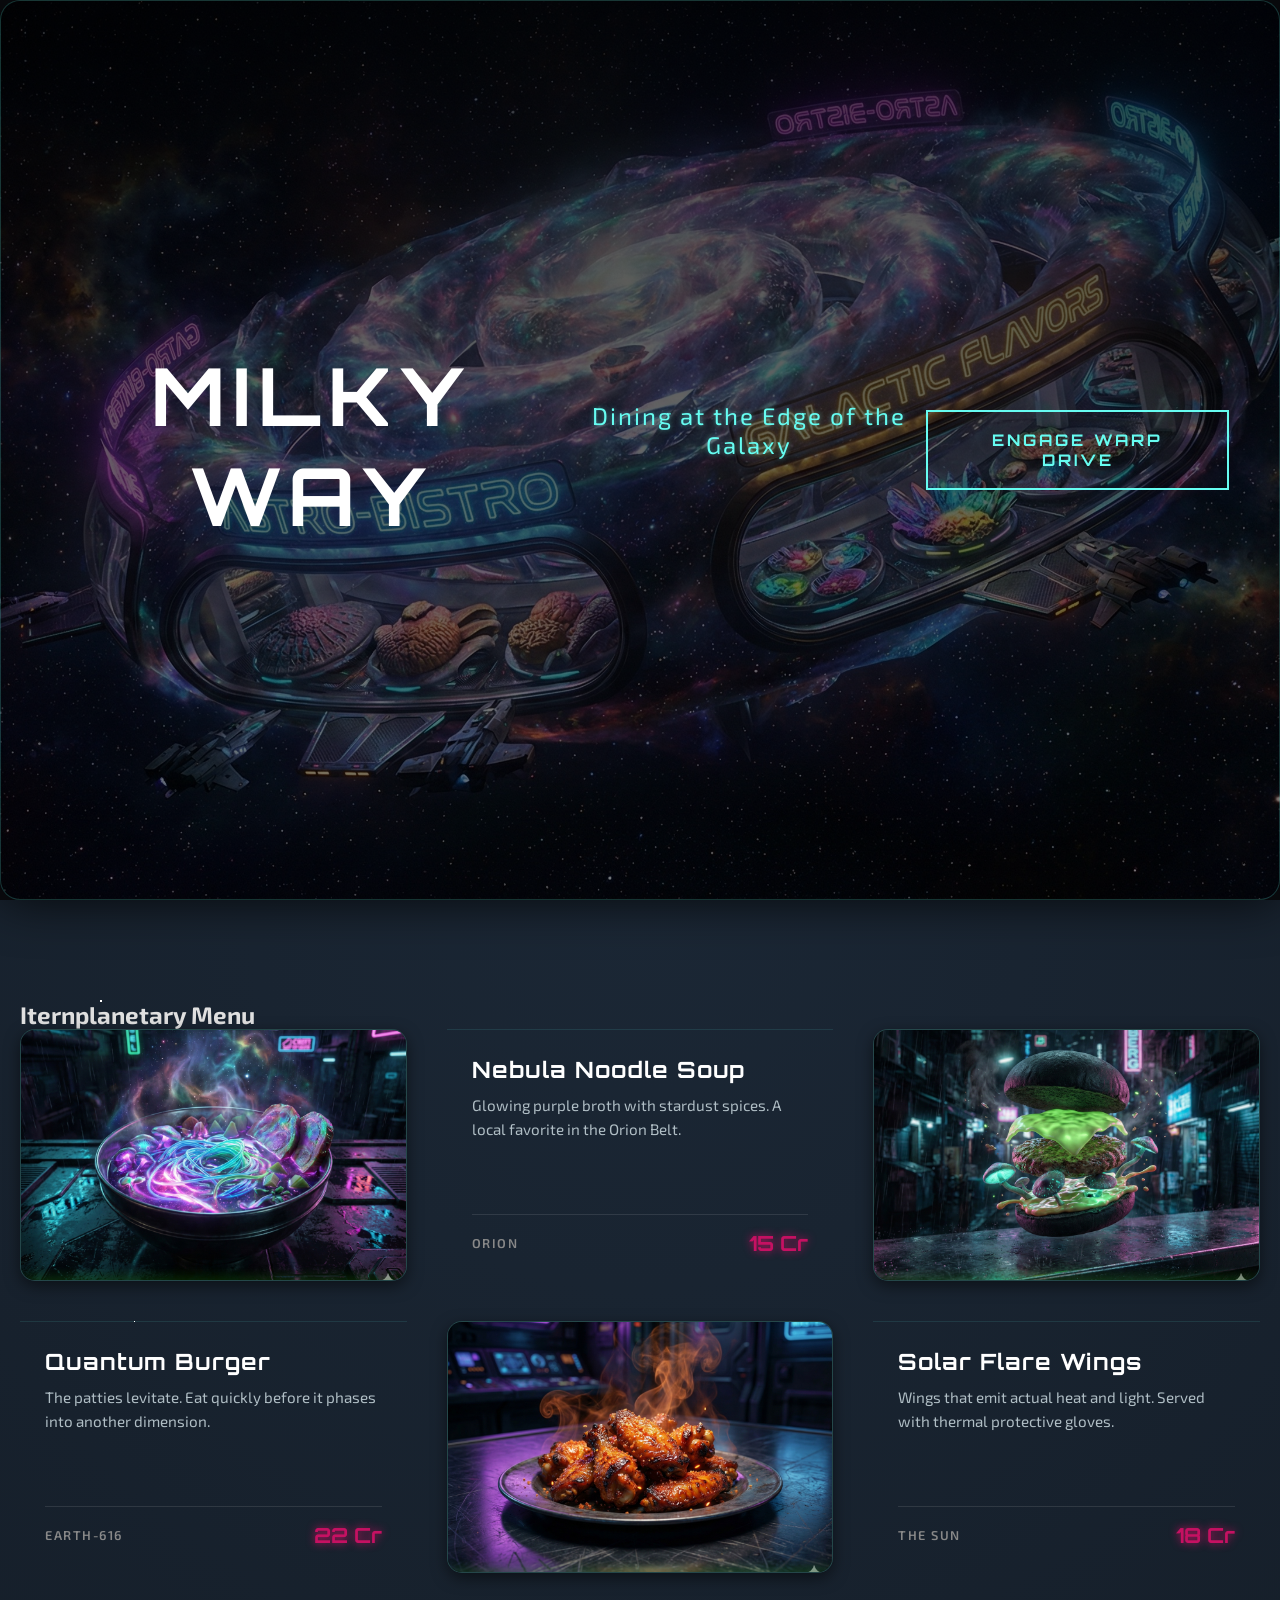
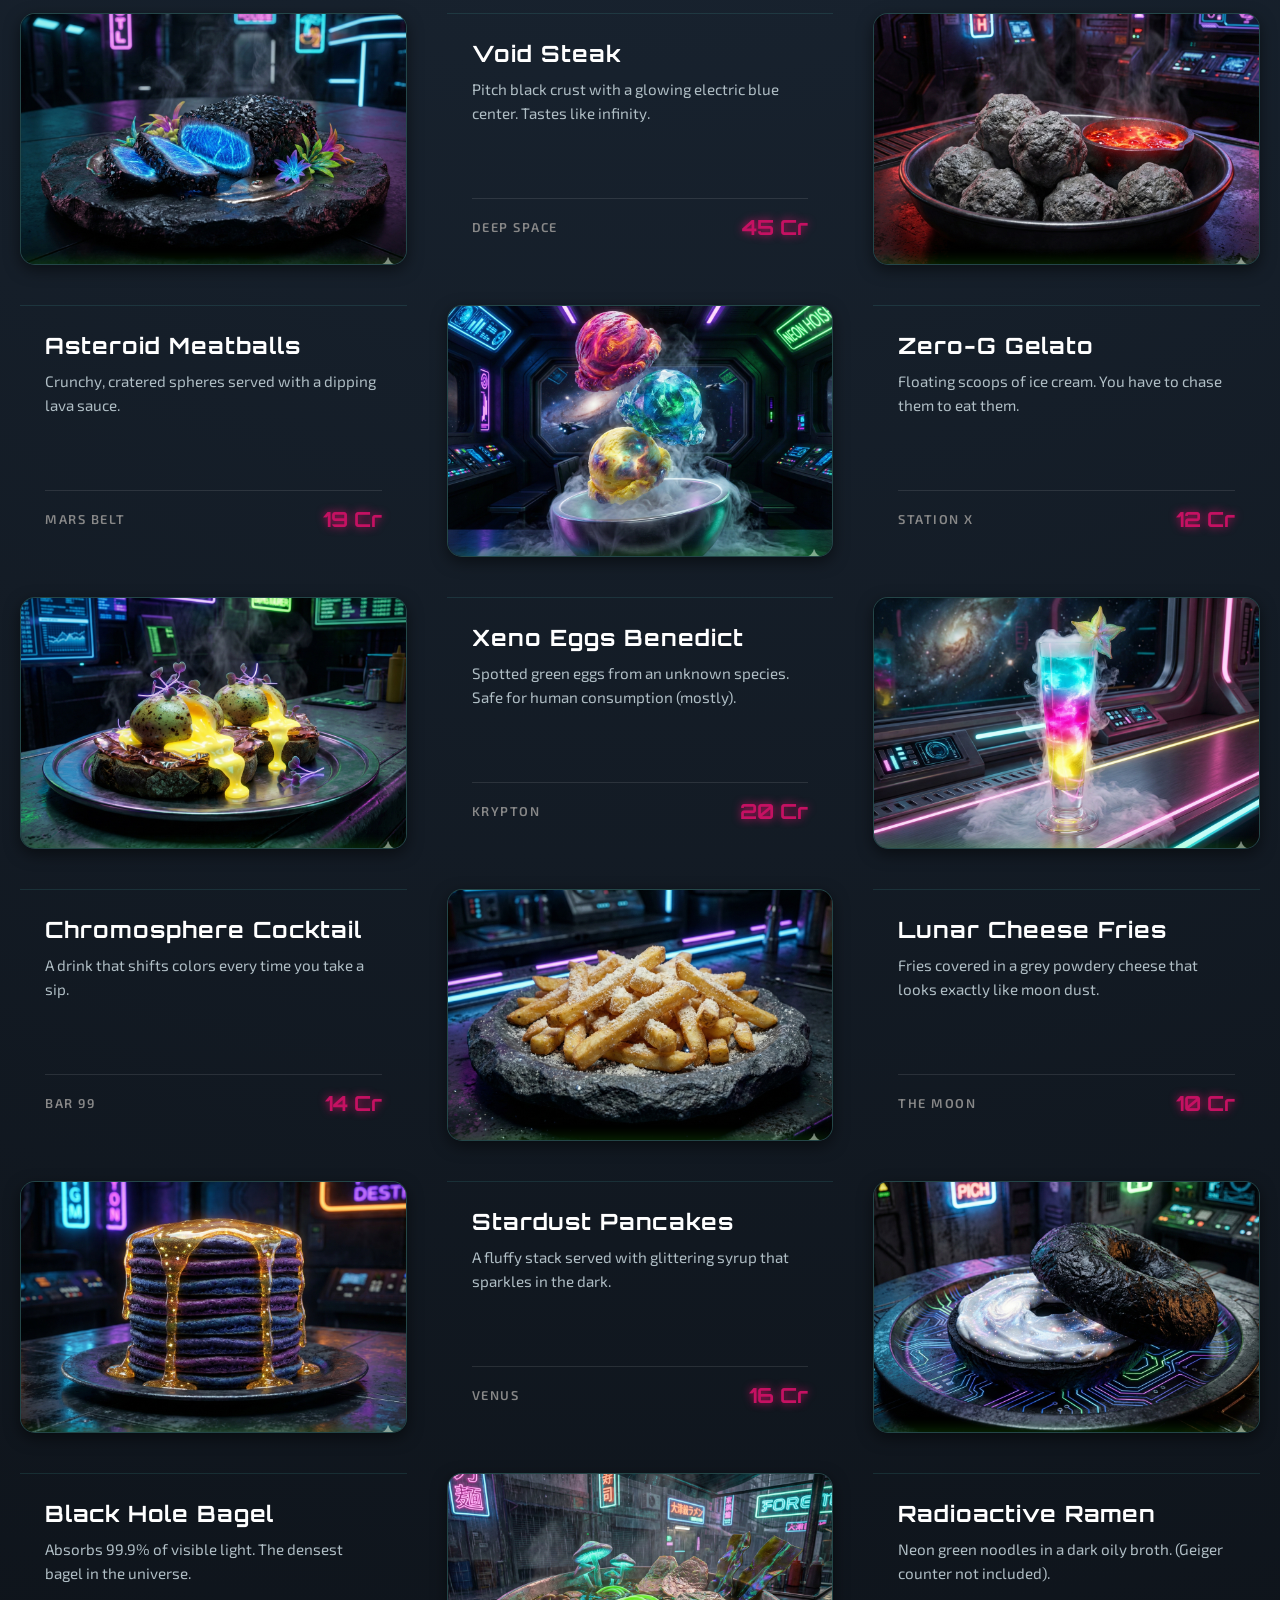
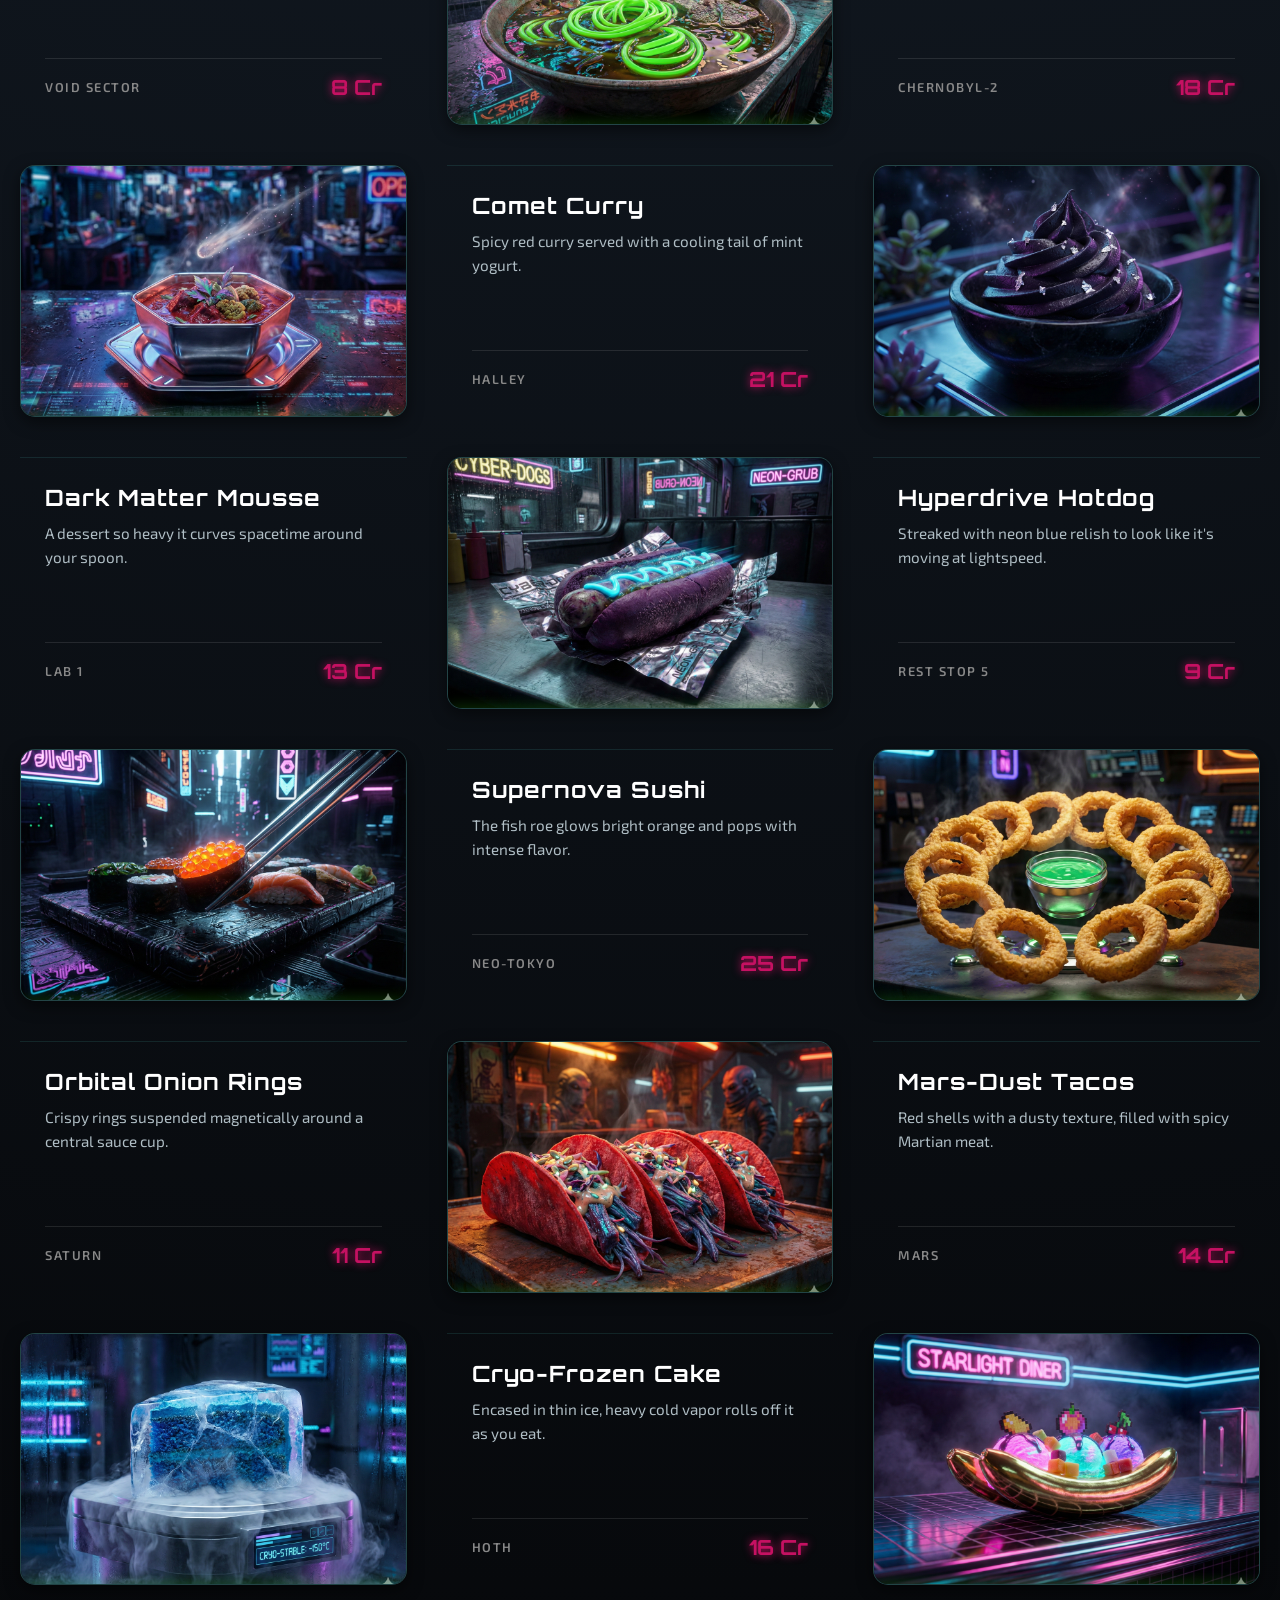
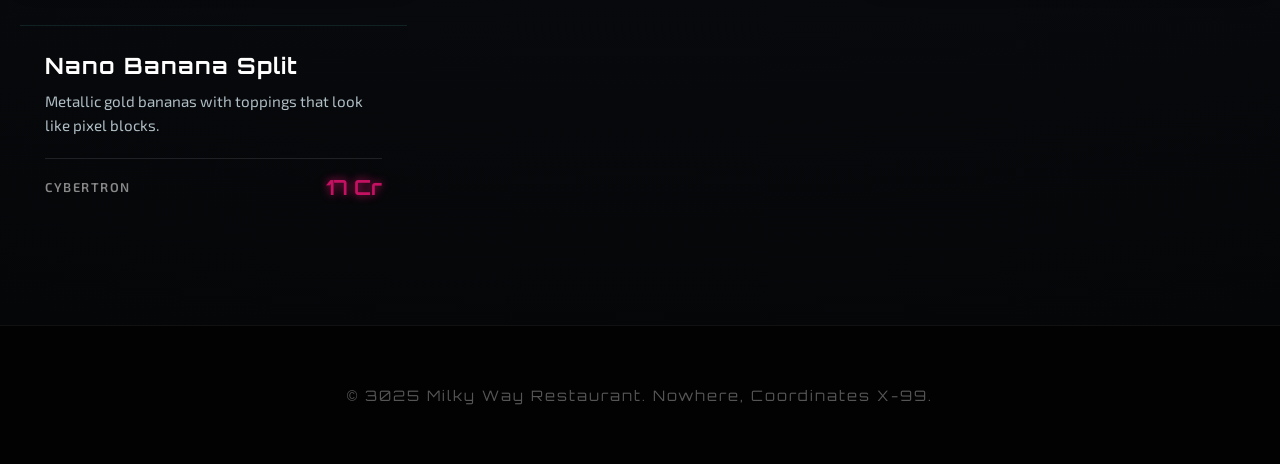
<file: homework-6-space-journey-part3/index.html>
<!DOCTYPE html>
<html lang="en">
<head>
    <meta charset="UTF-8">
    <meta name="viewport" content="width=device-width, initial-scale=1.0">
    <title>Document</title>
    <link rel="stylesheet" href="./styles/styles.css">
</head>
<body>
    <header>
        <div id="stars">
            <div>
                <span></span>
                <span></span>
                <span></span>
                <span></span>
                <span></span>
                <span></span>
            </div>
        </div>
        <div id="stars2">
            <div>
                <span></span>
                <span></span>
                <span></span>
                <span></span>
                <span></span>
                <span></span>
            </div>
        </div>
        <div id="stars3">
            <div>
                <span></span>
                <span></span>
                <span></span>
                <span></span>
                <span></span>
                <span></span>
            </div>
        </div>
        <div class="meteors-container">
            <span class="comet comet-blue"></span>
            <span class="comet comet-red"></span>
            <span class="comet comet-blue"></span>
            <span class="comet comet-red"></span>
        </div>
        <div class="hero-content" id="hero">
            <h1 class="glow-text">MILKY WAY</h1>
            <p class="subtitle">Dining at the Edge of the Galaxy</p>
            <a href="#menu" class="cta-button">Engage Warp Drive</a>
        </div>
    </header>
    <section id="menu">
        <h2>Iternplanetary Menu</h2>
        <div class="menu-grid">
            <!-- card 1 -->
            <div class="card">
                <div class="card-image-wrapper">
                    <img src="./assets/nebula_nudles.jpeg" alt="Nebula Noodles">
                    <div class="ingredients-overlay">
                        <h3>Scanner Analysis</h3>
                        <ul>
                            <li>Plasma Rice Noodles</li>
                            <li>Bioluminescent Algae</li>
                            <li>Void Broth</li>
                            <li>Star Anise</li>
                        </ul>
                    </div>
                </div>
            </div>
            <div class="card-content">
                <h3 class="card-title">Nebula Noodle Soup</h3>
                <p class="card-desc">
                    Glowing purple broth with stardust spices. A local favorite in the
                    Orion Belt.
                </p>
                <div class="card-footer">
                    <span class="origin">ORION</span>
                    <span class="price">15 Cr</span>
                </div>
            </div>
            <!-- card 2 -->
            <div class="card">
                <div class="card-image-wrapper">
                    <img src="./assets/QuantumBurger.jpeg" alt="Quantum Burger">
                    <div class="ingredients-overlay">
                        <h4>Scanner Analysis</h4>
                        <ul>
                            <li>Anti-Matter Patty</li>
                            <li>Gamma-Irradiated Lettuce</li>
                            <li>Levitation Yeast Bun</li>
                            <li>Neon Cheese</li>
                        </ul>
                    </div>
                </div>
            </div>
            <div class="card-content">
                <h3 class="card-title">Quantum Burger</h3>
                <p class="card-desc">
                    The patties levitate. Eat quickly before it phases into another dimension.
                </p>
                <div class="card-footer">
                    <span class="origin">EARTH-616</span>
                    <span class="price">22 Cr</span>
                </div>
            </div>
            <!-- card 3 -->
            <div class="card">
                <div class="card-image-wrapper">
                    <img src="./assets/SolarFlareWings.jpeg" alt="Solar Flare Wings">
                    <div class="ingredients-overlay">
                        <h4>Scanner Analysis</h4>
                        <ul>
                            <li>Phoenix Poultry</li>
                            <li>Magma Hot Sauce</li>
                            <li>Solar Dust</li>
                            <li>Thermal Spices</li>
                        </ul>
                    </div>
                </div>
            </div>
            <div class="card-content">
                <h3 class="card-title">Solar Flare   Wings</h3>
                <p class="card-desc">
                    Wings that emit actual heat and light. Served with thermal protective gloves.
                </p>
                <div class="card-footer">
                    <span class="origin">THE SUN</span>
                    <span class="price">18 Cr</span>
                </div>
            </div>
            <!-- card 4 -->
            <div class="card">
                <div class="card-image-wrapper">
                    <img src="./assets/VoidSteak.jpeg" alt="Void Steak">
                    <div class="ingredients-overlay">
                        <h4>Scanner Analysis</h4>
                        <ul>
                            <li>Bovine from the Void</li>
                            <li>Dark Matter Rub</li>
                            <li>Electric Blue Jus</li>
                        </ul>
                    </div>
                </div>
            </div>
            <div class="card-content">
                <h3 class="card-title">Void Steak</h3>
                <p class="card-desc">
                     Pitch black crust with a glowing electric blue center. Tastes like infinity.
                </p>
                <div class="card-footer">
                    <span class="origin">DEEP SPACE</span>
                    <span class="price">45 Cr</span>
                </div>
            </div>
            <!-- card 5 -->
            <div class="card">
                <div class="card-image-wrapper">
                    <img src="./assets/AsteroidMeatballs.jpeg" alt="Asteroid Meatballs">
                    <div class="ingredients-overlay">
                        <h4>Scanner Analysis</h4>
                        <ul>
                            <li>Ground Meteorite Beef</li>
                            <li>Crater Breadcrumbs</li>
                            <li>Molten Marinara</li>
                        </ul>
                    </div>
                </div>
            </div>
            <div class="card-content">
                <h3 class="card-title">Asteroid Meatballs</h3>
                <p class="card-desc">
                    Crunchy, cratered spheres served with a dipping lava sauce.
                </p>
                <div class="card-footer">
                    <span class="origin"> MARS BELT</span>
                    <span class="price">19 Cr</span>
                </div>
            </div>
            <!-- card 6 -->
            <div class="card">
                <div class="card-image-wrapper">
                    <img src="./assets/Zero-GGelato.jpeg" alt="Zero-G Gelato">
                    <div class="ingredients-overlay">
                        <h4>Scanner Analysis</h4>
                        <ul>
                            <li>Condensed Nebula Milk</li>
                            <li>Anti-Gravity Stabilizers</li>
                            <li>Frozen Nitrogen</li>
                        </ul>
                    </div>
                </div>
            </div>
            <div class="card-content">
                <h3 class="card-title">Zero-G Gelato</h3>
                <p class="card-desc">
                    Floating scoops of ice cream. You have to chase them to eat them.
                </p>
                <div class="card-footer">
                    <span class="origin">STATION X</span>
                    <span class="price">12 Cr</span>
                </div>
            </div>
            <!-- card 7 -->
            <div class="card">
                <div class="card-image-wrapper">
                    <img src="./assets/Xeno-EggsBenedict.jpeg" alt="Xeno Eggs Benedict">
                    <div class="ingredients-overlay">
                        <h4>Scanner Analysis</h4>
                        <ul>
                            <li>Reptilian Eggs</li>
                            <li>Green Hollandaise</li>
                            <li>Cyber-Ham</li>
                        </ul>
                    </div>
                </div>
            </div>
            <div class="card-content">
                <h3 class="card-title">Xeno Eggs Benedict</h3>
                <p class="card-desc">
                    Spotted green eggs from an unknown species. Safe for human consumption (mostly).
                </p>
                <div class="card-footer">
                    <span class="origin">KRYPTON</span>
                    <span class="price">20 Cr</span>
                </div>
            </div>
            <!-- card 8 -->
            <div class="card">
                <div class="card-image-wrapper">
                    <img src="./assets/ChromosphereCocktail.jpeg" alt="Chromosphere Cocktail">
                    <div class="ingredients-overlay">
                        <h4>Scanner Analysis</h4>
                        <ul>
                            <li>Liquid Prism</li>
                            <li>Dry Ice</li>
                            <li>Fermented Starfruit</li>
                        </ul>
                    </div>
                </div>
            </div>
            <div class="card-content">
                <h3 class="card-title">Chromosphere Cocktail</h3>
                <p class="card-desc">
                    A drink that shifts colors every time you take a sip.
                </p>
                <div class="card-footer">
                    <span class="origin">BAR 99</span>
                    <span class="price">14 Cr</span>
                </div>
            </div>
            <!-- card 9 -->
            <div class="card">
                <div class="card-image-wrapper">
                    <img src="./assets/LunarCheeseFries.jpeg" alt="Lunar Cheese Fries">
                    <div class="ingredients-overlay">
                        <h4>Scanner Analysis</h4>
                        <ul>
                            <li>Vacuum Fried Potatoes</li>
                            <li>Grey Moon-Cheese</li>
                            <li>Regolith Salt</li>
                        </ul>
                    </div>
                </div>
            </div>
            <div class="card-content">
                <h3 class="card-title">Lunar Cheese Fries</h3>
                <p class="card-desc">
                    Fries covered in a grey powdery cheese that looks exactly like moon dust.
                </p>
                <div class="card-footer">
                    <span class="origin">THE MOON</span>
                    <span class="price">10 Cr</span>
                </div>
            </div>
            <!-- card 10 -->
            <div class="card">
                <div class="card-image-wrapper">
                    <img src="./assets/StardustPancakes.jpeg" alt="Stardust Pancakes">
                    <div class="ingredients-overlay">
                        <h4>Scanner Analysis</h4>
                        <ul>
                            <li>Fluffy Cloud Batter</li>
                            <li>Edible Gold Glitter</li>
                            <li>Galactic Syrup</li>
                        </ul>
                    </div>
                </div>
            </div>
            <div class="card-content">
                <h3 class="card-title">Stardust Pancakes</h3>
                <p class="card-desc">
                     A fluffy stack served with glittering syrup that sparkles in the dark.
                </p>
                <div class="card-footer">
                    <span class="origin">VENUS</span>
                    <span class="price">16 Cr</span>
                </div>
            </div>
            <!-- card 11 -->
            <div class="card">
                <div class="card-image-wrapper">
                    <img src="./assets/BlackHoleBagel.jpeg" alt="Black Hole Bagel">
                    <div class="ingredients-overlay">
                        <h4>Scanner Analysis</h4>
                        <ul>
                            <li>Vantablack Dough</li>
                            <li>Event Horizon Cream Cheese</li>
                            <li>Dark Seeds</li>
                        </ul>
                    </div>
                </div>
            </div>
            <div class="card-content">
                <h3 class="card-title">Black Hole Bagel</h3>
                <p class="card-desc">
                    Absorbs 99.9% of visible light. The densest bagel in the universe.
                </p>
                <div class="card-footer">
                    <span class="origin">VOID SECTOR</span>
                    <span class="price">8 Cr</span>
                </div>
            </div>
            <!-- card 12 -->
            <div class="card">
                <div class="card-image-wrapper">
                    <img src="./assets/RadioactiveRamen.jpeg" alt="Radioactive Ramen">
                    <div class="ingredients-overlay">
                        <h4>Scanner Analysis</h4>
                        <ul>
                            <li>Uranium-Enriched Broth</li>
                            <li>Glowing Noodles</li>
                            <li> Mutated Pork</li>
                        </ul>
                    </div>
                </div>
            </div>
            <div class="card-content">
                <h3 class="card-title">Radioactive Ramen</h3>
                <p class="card-desc">
                    Neon green noodles in a dark oily broth. (Geiger counter not included).
                </p>
                <div class="card-footer">
                    <span class="origin">CHERNOBYL-2</span>
                    <span class="price">18 Cr</span>
                </div>
            </div>
                <!-- card 13 -->
            <div class="card">
                <div class="card-image-wrapper">
                    <img src="./assets/CometCurry.jpeg" alt="Comet Curry">
                    <div class="ingredients-overlay">
                        <h4>Scanner Analysis</h4>
                        <ul>
                            <li>Icy Mint Yogurt</li>
                            <li>Red Tail Curry</li>
                            <li>Speed-Grown Rice</li>
                        </ul>
                    </div>
                </div>
            </div>
            <div class="card-content">
                <h3 class="card-title">Comet Curry</h3>
                <p class="card-desc">
                   Spicy red curry served with a cooling tail of mint yogurt.
                </p>
                <div class="card-footer">
                    <span class="origin">HALLEY</span>
                    <span class="price">21 Cr</span>
                </div>
            </div>
            <!-- card 14 -->
            <div class="card">
                <div class="card-image-wrapper">
                    <img src="./assets/DarkMatterMousse.jpeg" alt="Dark Matter Mousse">
                    <div class="ingredients-overlay">
                        <h4>Scanner Analysis</h4>
                        <ul>
                            <li>Concentrated Cocoa</li>
                            <li>Gravity Waves</li>
                            <li>Silver Flakes</li>
                        </ul>
                    </div>
                </div>
            </div>
            <div class="card-content">
                <h3 class="card-title">Dark Matter Mousse</h3>
                <p class="card-desc">
                    A dessert so heavy it curves spacetime around your spoon.
                </p>
                <div class="card-footer">
                    <span class="origin">LAB 1</span>
                    <span class="price">13 Cr</span>
                </div>
            </div>
                <!-- card 15 -->
            <div class="card">
                <div class="card-image-wrapper">
                    <img src="./assets/HyperdriveHotdog.jpeg" alt="Nebula Noodles">
                    <div class="ingredients-overlay">
                        <h4>Scanner Analysis</h4>
                        <ul>
                            <li>Sonic Sausage</li>
                            <li>Blue Relish Streaks</li>
                            <li>Chrome Bun</li>
                        </ul>
                    </div>
                </div>
            </div>
            <div class="card-content">
                <h3 class="card-title">Hyperdrive Hotdog</h3>
                <p class="card-desc">
                    Streaked with neon blue relish to look like it's moving at lightspeed.
                </p>
                <div class="card-footer">
                    <span class="origin">REST STOP 5</span>
                    <span class="price">9 Cr</span>
                </div>
            </div>
            <!-- card 16 -->
            <div class="card">
                <div class="card-image-wrapper">
                    <img src="./assets/SupernovaSushi.jpeg" alt="Supernova Sushi">
                    <div class="ingredients-overlay">
                        <h4>Scanner Analysis</h4>
                        <ul>
                            <li>Exploding Roe</li>
                            <li>Stellar Salmon</li>
                            <li>Wasabi Flare</li>
                        </ul>
                    </div>
                </div>
            </div>
            <div class="card-content">
                <h3 class="card-title">Supernova Sushi</h3>
                <p class="card-desc">
                    The fish roe glows bright orange and pops with intense flavor.
                </p>
                <div class="card-footer">
                    <span class="origin">NEO-TOKYO</span>
                    <span class="price">25 Cr</span>
                </div>
            </div>
            <!-- card 17 -->
            <div class="card">
                <div class="card-image-wrapper">
                    <img src="./assets/Orbital.jpeg" alt="Orbital Onion Rings">
                    <div class="ingredients-overlay">
                        <h4>Scanner Analysis</h4>
                        <ul>
                            <li>Saturn Onions</li>
                            <li>Magnetic Batter</li>
                            <li>Gravity Sauce</li>
                        </ul>
                    </div>
                </div>
            </div>
            <div class="card-content">
                <h3 class="card-title">Orbital Onion Rings</h3>
                <p class="card-desc">
                    Crispy rings suspended magnetically around a central sauce cup.
                </p>
                <div class="card-footer">
                    <span class="origin">SATURN</span>
                    <span class="price">11 Cr</span>
                </div>
            </div>
            <!-- card 18 -->
            <div class="card">
                <div class="card-image-wrapper">
                    <img src="./assets/Mars-DustTacos.jpeg" alt="Mars-Dust Tacos">
                    <div class="ingredients-overlay">
                        <h4>Scanner Analysis</h4>
                        <ul>
                            <li>Red Corn Shells</li>
                            <li>Iron-Rich Meat</li>
                            <li>Spicy Dust</li>
                        </ul>
                    </div>
                </div>
            </div>
            <div class="card-content">
                <h3 class="card-title">Mars-Dust Tacos</h3>
                <p class="card-desc">
                    Red shells with a dusty texture, filled with spicy Martian meat.
                </p>
                <div class="card-footer">
                    <span class="origin">MARS</span>
                    <span class="price">14 Cr</span>
                </div>
            </div>
            <!-- card 19 -->
            <div class="card">
                <div class="card-image-wrapper">
                    <img src="./assets/Cryo-FrozenCake.jpeg" alt="Cryo-Frozen Cake">
                    <div class="ingredients-overlay">
                        <h4>Scanner Analysis</h4>
                        <ul>
                            <li>Blue Velvet</li>
                            <li>Liquid Nitrogen Frosting</li>
                            <li>Edible Ice Shards</li>
                        </ul>
                    </div>
                </div>
            </div>
            <div class="card-content">
                <h3 class="card-title">Cryo-Frozen Cake</h3>
                <p class="card-desc">
                    Encased in thin ice, heavy cold vapor rolls off it as you eat.
                </p>
                <div class="card-footer">
                    <span class="origin">HOTH</span>
                    <span class="price">16 Cr</span>
                </div>
            </div>
            <!-- card 20 -->
            <div class="card">
                <div class="card-image-wrapper">
                    <img src="./assets/NanoBanana.jpeg" alt="Nano Banana">
                    <div class="ingredients-overlay">
                        <h4>Scanner Analysis</h4>
                        <ul>
                            <li>Metallic Bananas</li>
                            <li>Pixelated Cherries</li>
                            <li>Synth-Cream</li>
                        </ul>
                    </div>
                </div>
            </div>
            <div class="card-content">
                <h3 class="card-title"> Nano Banana Split</h3>
                <p class="card-desc">
                    Metallic gold bananas with toppings that look like pixel blocks.
                </p>
                <div class="card-footer">
                    <span class="origin">CYBERTRON</span>
                    <span class="price">17 Cr</span>
                </div>
            </div>
        </div>
    </section>
    <footer>
        <p>&copy; 3025 Milky Way Restaurant. Nowhere, Coordinates X-99.</p>
    </footer>
</body>
</html>
</file>
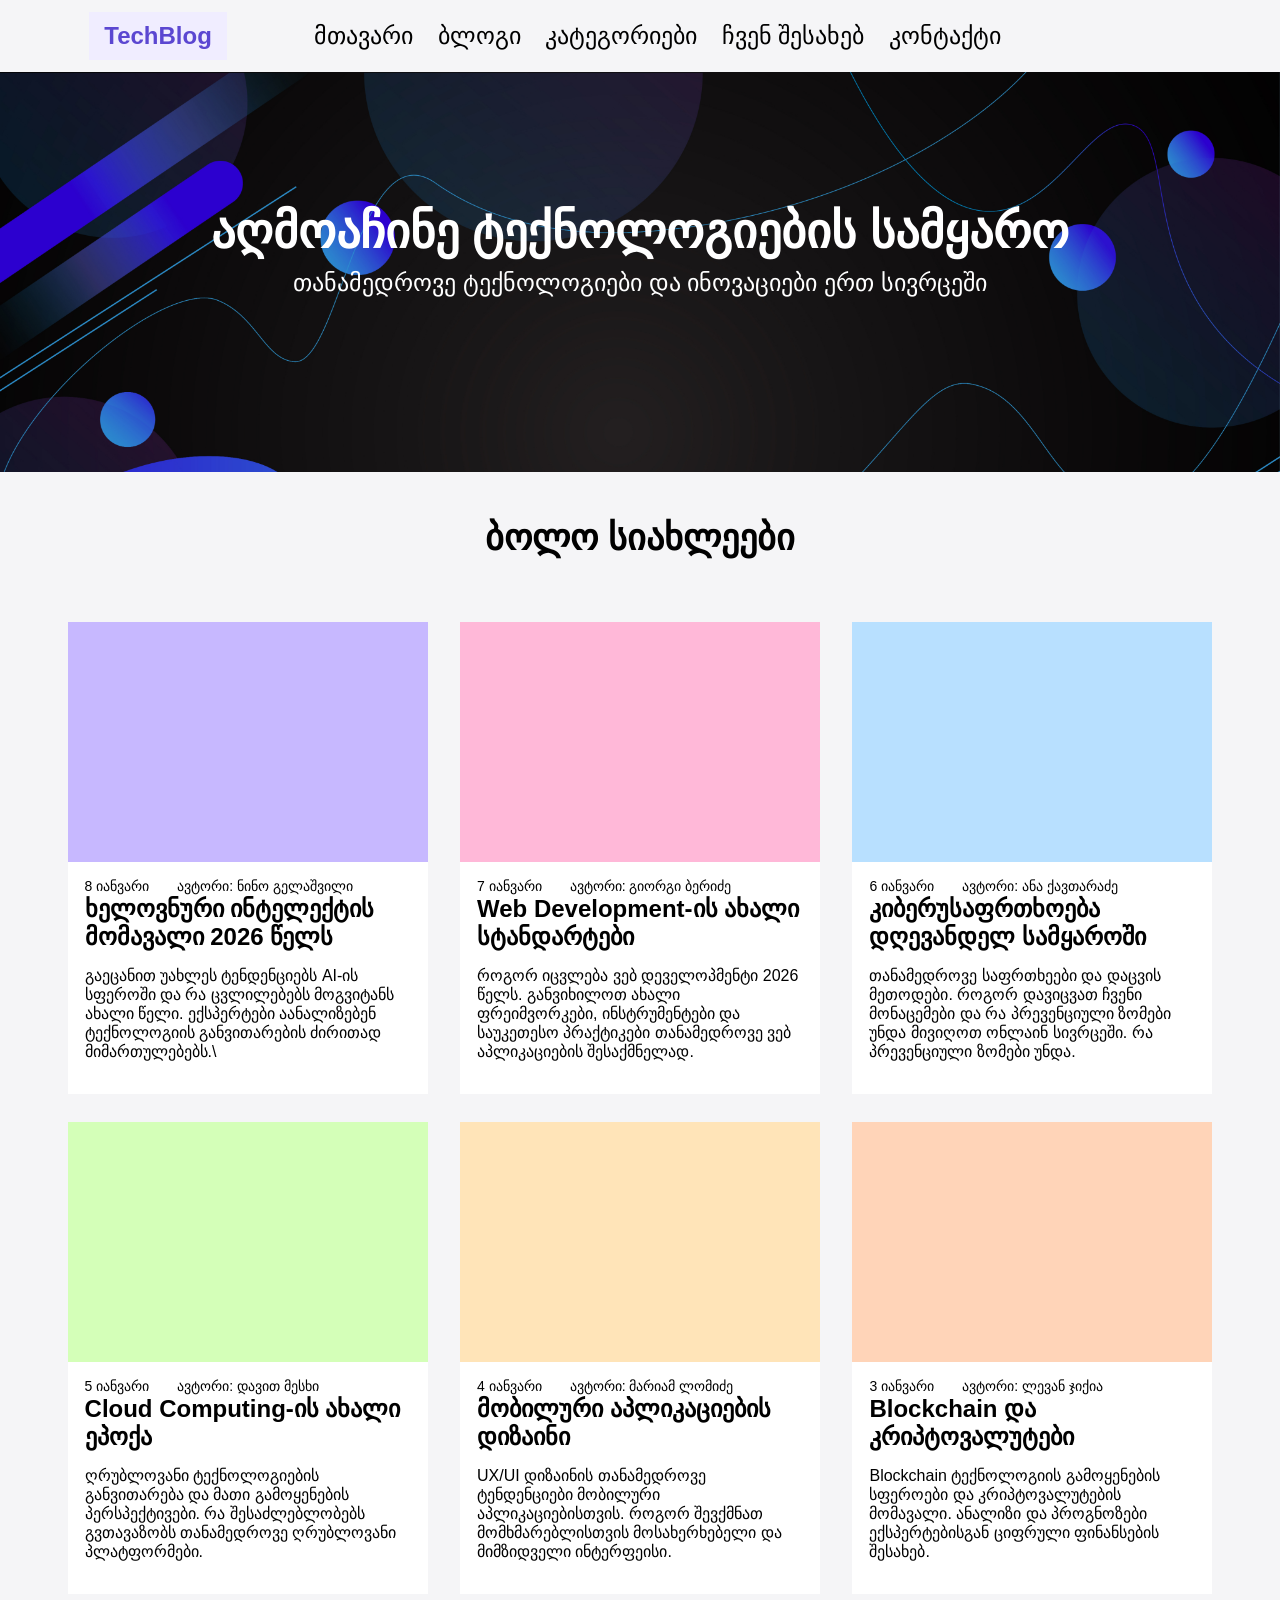
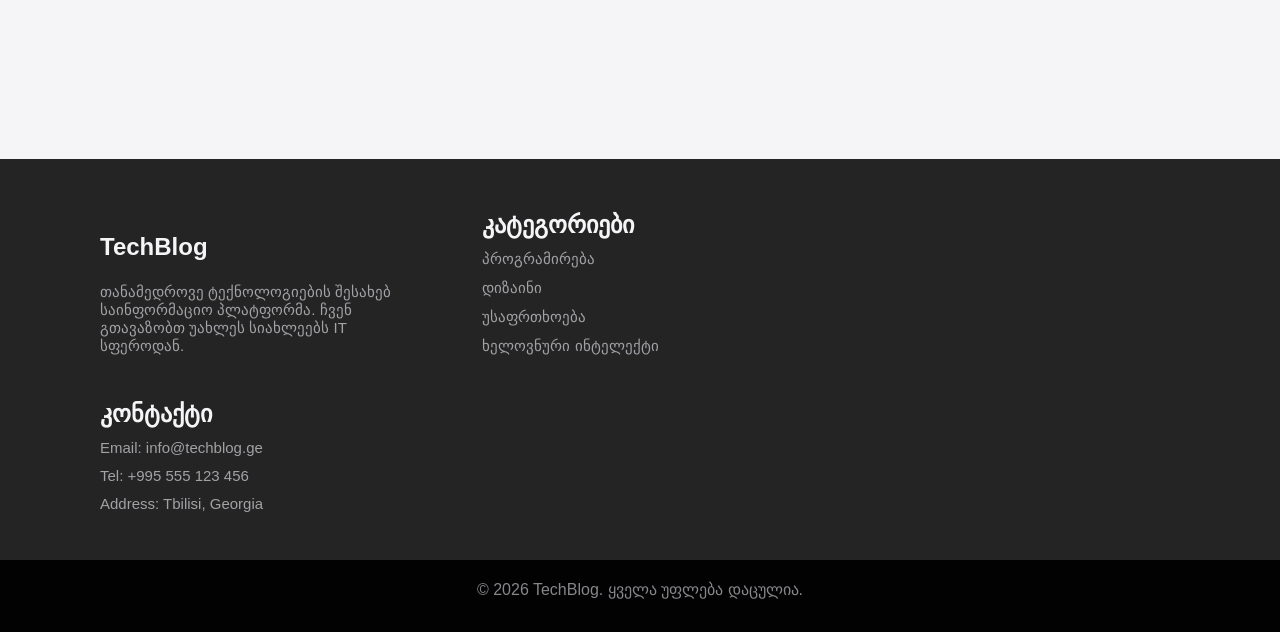
<file: homework-7-css-intro/index.html>
<!DOCTYPE html>
<html lang="en">
<head>
    <meta charset="UTF-8">
    <meta name="viewport" content="width=device-width, initial-scale=1.0">
    <title>CSS Introduction</title>
    <link rel="stylesheet" href="style.css">
    <link rel="preconnect" href="https://your-font-file-host/">
    <link rel="stylesheet" href="https://your-font-file-host/inter.css">
</head>
<body>
    <header>
        <nav class="navbar">
            <ul class="navigation">
                <li class="logo"><a href="#">TechBlog</a></li>
                <li class="item"><a href="#">მთავარი</a></li>
                <li class="item"><a href="#">ბლოგი</a></li>
                <li class="item"><a href="#">კატეგორიები</a></li>
                <li class="item"><a href="#">ჩვენ შესახებ</a></li>
                <li class="item"><a href="#">კონტაქტი</a></li>
            </ul>
        </nav>
    </header>
    <main>
    <!-- hero section -->
    <section class="hero">
        <h1 class="hero-title">აღმოაჩინე ტექნოლოგიების სამყარო</h1>
        <p class="hero-description">თანამედროვე ტექნოლოგიები და ინოვაციები ერთ სივრცეში</p>
    </section>
    <h2>ბოლო სიახლეები</h2>
    <!-- cards -->
    <section class="cards">
        <!-- article -->
        <article class="card">
            <div class="image">
            </div>
            <div class="content">
                <p><small>8 იანვარი</small><small>ავტორი: ნინო გელაშვილი</small></p>
                <h3>ხელოვნური ინტელექტის მომავალი 2026 წელს</h3>
                <p>გაეცანით უახლეს ტენდენციებს AI-ის სფეროში და რა ცვლილებებს მოგვიტანს ახალი წელი. 
                    ექსპერტები აანალიზებენ ტექნოლოგიის განვითარების ძირითად მიმართულებებს.\
                </p>
            </div>
        </article>
    <!-- article 2 -->
        <article class="card">
            <div class="image">
            </div>
            <div class="content">
                <p><small>7 იანვარი</small><small>ავტორი: გიორგი ბერიძე</small></p>
                <h3>Web Development-ის ახალი სტანდარტები</h3>
                <p>როგორ იცვლება ვებ დეველოპმენტი 2026 წელს. განვიხილოთ ახალი ფრეიმვორკები, ინსტრუმენტები და საუკეთესო პრაქტიკები თანამედროვე ვებ აპლიკაციების შესაქმნელად.

                </p>
            </div>
        </article>
    <!-- article 3 -->
        <article class="card">
            <div class="image">
            </div>
            <div class="content">
                <p><small>6 იანვარი</small><small>ავტორი: ანა ქავთარაძე</small></p>
                <h3>კიბერუსაფრთხოება დღევანდელ სამყაროში</h3>
                <p>თანამედროვე საფრთხეები და დაცვის მეთოდები. როგორ დავიცვათ ჩვენი მონაცემები და რა პრევენციული ზომები უნდა მივიღოთ ონლაინ სივრცეში. რა პრევენციული ზომები უნდა.

                </p>
            </div>
        </article>
        <!-- article 4 -->
        <article class="card">
            <div class="image">
            </div>
            <div class="content">
                <p><small>5 იანვარი</small><small>ავტორი: დავით მესხი</small></p>
                <h3>Cloud Computing-ის ახალი ეპოქა</h3>
                <p>ღრუბლოვანი ტექნოლოგიების განვითარება და მათი გამოყენების პერსპექტივები. რა შესაძლებლობებს გვთავაზობს თანამედროვე ღრუბლოვანი პლატფორმები.

                </p>
            </div>
        </article>
        <!-- article 5 -->
        <article class="card">
            <div class="image">
            </div>
            <div class="content">
                <p><small>4 იანვარი</small><small>ავტორი: მარიამ ლომიძე</small></p>
                <h3>მობილური აპლიკაციების დიზაინი</h3>
                <p>UX/UI დიზაინის თანამედროვე ტენდენციები მობილური აპლიკაციებისთვის. როგორ შევქმნათ მომხმარებლისთვის მოსახერხებელი და მიმზიდველი ინტერფეისი.

                </p>
            </div>
        </article>
        <!-- article 6 -->
        <article class="card">
            <div class="image">
            </div>
            <div class="content">
                <p><small>3 იანვარი</small><small>ავტორი: ლევან ჯიქია</small></p>
                <h3>Blockchain და კრიპტოვალუტები</h3>
                <p>Blockchain ტექნოლოგიის გამოყენების სფეროები და კრიპტოვალუტების მომავალი. ანალიზი და პროგნოზები ექსპერტებისგან ციფრული ფინანსების შესახებ.

                </p>
            </div>
        </article>
    </section>
       
    </main>

    <footer>
        <div class="footer-nav">
            <div class="techblog">
                <h4>TechBlog</h4>
                <p>
                    თანამედროვე ტექნოლოგიების შესახებ საინფორმაციო პლატფორმა. ჩვენ გთავაზობთ უახლეს სიახლეებს IT სფეროდან.
                </p>
            </div>
           <div class="category">
                <h4>კატეგორიები</h4>
                <ul>
                    <li><a href="#">პროგრამირება</a></li>
                    <li><a href="#">დიზაინი</a></li>
                    <li><a href="#">უსაფრთხოება</a></li>
                    <li><a href="#">ხელოვნური ინტელექტი</a></li>
                </ul>
           </div>
            <div class="contact">
                <h4>კონტაქტი</h4>
                <ul>
                    <li><a href="#">Email: info@techblog.ge</a></li>
                    <li><a href="#">Tel: +995 555 123 456</a></li>
                    <li><a href="#">Address: Tbilisi, Georgia</a></li>
                </ul>
            </div>
           
        </div>
        <div class="copy">
            <p>&copy; 2026 TechBlog. ყველა უფლება დაცულია.</p>
        </div>
    </footer>
</body>
</html>
</file>
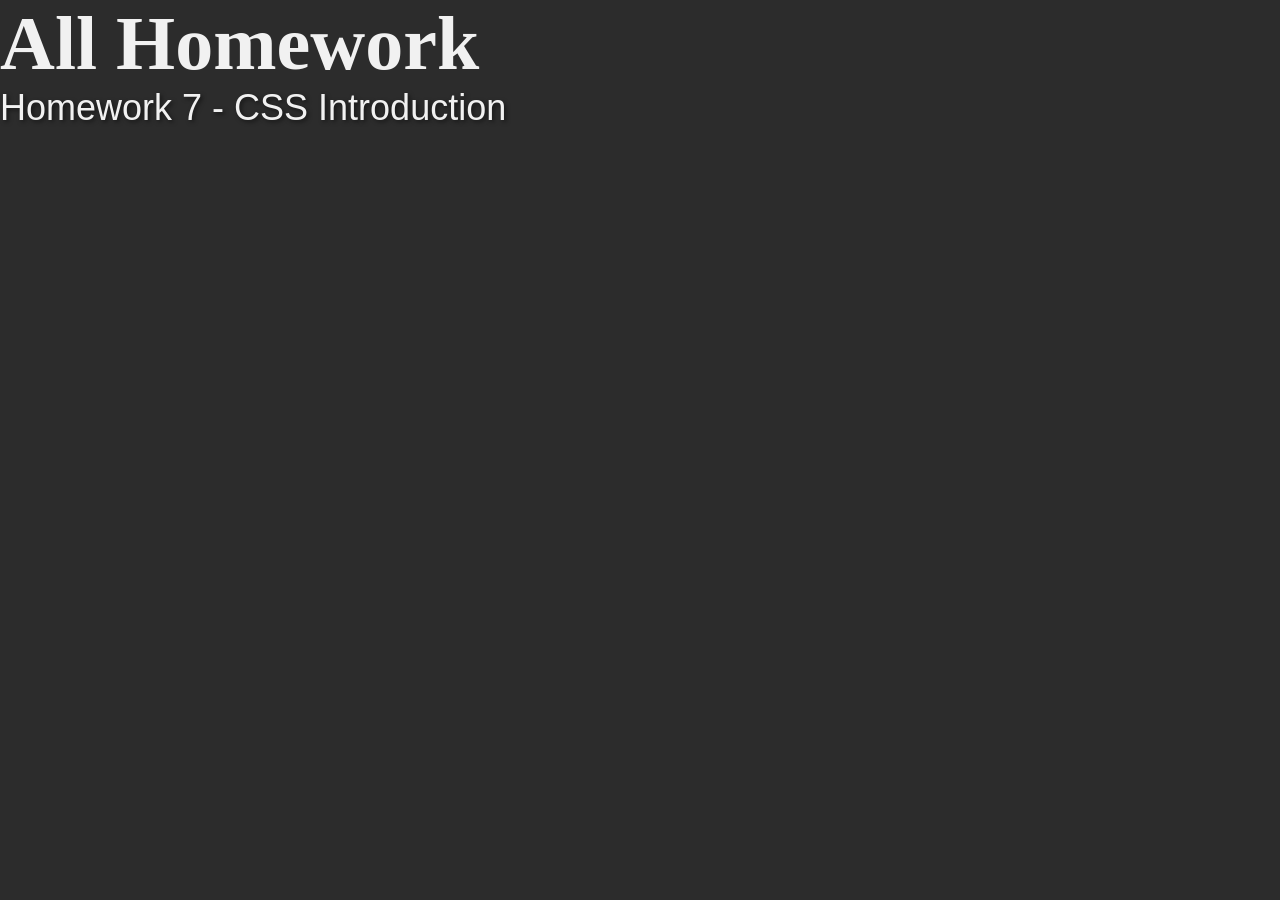
<file: All-Homework.html>
<!DOCTYPE html>
<html lang="en">
<head>
    <meta charset="UTF-8">
    <meta name="viewport" content="width=device-width, initial-scale=1.0">
    <title>Document</title>
    <link rel="stylesheet" href="main.css">
</head>
<body>
    <header>
        <h1>All Homework</h1>
        <nav>
            <ol>
                <li><a href="homework-7-css-intro/index.html">Homework 7 - CSS Introduction</a></li>
            </ol>
        </nav>
    </header>
</body>
</html>
</file>
<file: homework-6-space-journey-part3/styles/styles.css>
@import url("https://fonts.googleapis.com/css2?family=Orbitron:wght@400;700&family=Exo+2:wght@300;400;600&display=swap");

:root {
  --bg-dark: #0b0c10;
  --card-bg: rgba(20, 24, 30, 0.85); /* Slightly darker for better contrast */
  --neon-blue: #66fcf1;
  --neon-purple: #c51162;
  --neon-green: #39ff14;
  --text-main: #e0e0e0;
  --font-heading: "Orbitron", sans-serif;
  --font-body: "Exo 2", sans-serif;
}

/* --- GLOBAL RESETS & SCROLLBAR --- */
* {
  margin: 0;
  padding: 0;
  box-sizing: border-box;
}

html {
  scroll-behavior: smooth;
}

body {
  background-color: var(--bg-dark);
  color: var(--text-main);
  font-family: var(--font-body);
  overflow-x: hidden; /* Prevents horizontal scroll from shooting stars */
}

/* Custom "Space" Scrollbar */
::-webkit-scrollbar {
  width: 10px;
}
::-webkit-scrollbar-track {
  background: #000;
}
::-webkit-scrollbar-thumb {
  background: var(--neon-blue);
  border-radius: 5px;
  border: 2px solid #000;
}
::-webkit-scrollbar-thumb:hover {
  background: var(--neon-purple);
}

/* High-Tech Text Selection */
::selection {
  background: var(--neon-purple);
  color: #fff;
}

/* --- HERO SECTION --- */
#hero {
  height: 100vh;
  display: flex;
  justify-content: center;
  align-items: center;
  position: relative;
  overflow: hidden;
  /* Darker gradient overlay to make stars pop */
  background: linear-gradient(rgba(0, 0, 0, 0.7), rgba(0, 0, 0, 0.5)),
    url("../assets/hero.jpeg") no-repeat;
  background-size: cover;
  background-position: center;
  background-attachment: fixed;
}

.hero-content {
  text-align: center;
  z-index: 10;
  padding: 50px;
  background: rgba(11, 12, 16, 0.6); /* Glass dark */
  backdrop-filter: blur(8px);
  border: 1px solid rgba(102, 252, 241, 0.2);
  border-radius: 20px;
  box-shadow: 0 0 50px rgba(0, 0, 0, 0.8);
  transform: translateY(0);
  animation: floatContent 6s ease-in-out infinite;
}

/* Subtle floating animation for the hero box */
@keyframes floatContent {
  0% {
    transform: translateY(0px);
  }
  50% {
    transform: translateY(-15px);
  }
  100% {
    transform: translateY(0px);
  }
}

h1.glow-text {
  font-family: var(--font-heading);
  font-size: 5rem; /* Bigger impact */
  color: #fff;
  margin-bottom: 10px;
  letter-spacing: 8px;
  text-transform: uppercase;
  /* Pulsing Neon Animation */
  animation: neonPulse 3s infinite alternate;
}

@keyframes neonPulse {
  0% {
    text-shadow: 0 0 10px var(--neon-blue), 0 0 20px var(--neon-blue);
  }
  100% {
    text-shadow: 0 0 20px var(--neon-blue), 0 0 40px var(--neon-purple),
      0 0 80px var(--neon-purple);
  }
}

.subtitle {
  font-size: 1.5rem;
  margin-bottom: 40px;
  color: var(--neon-blue);
  text-shadow: 0 0 5px rgba(102, 252, 241, 0.5);
  letter-spacing: 2px;
}

.cta-button {
  padding: 18px 40px;
  background: transparent;
  border: 2px solid var(--neon-blue);
  color: var(--neon-blue);
  text-decoration: none;
  font-family: var(--font-heading);
  font-weight: bold;
  text-transform: uppercase;
  transition: all 0.3s ease;
  letter-spacing: 3px;
  display: inline-block;
  position: relative;
  overflow: hidden;
}

/* Button Hover Effect - "Engage" feel */
.cta-button:hover {
  background: var(--neon-blue);
  color: var(--bg-dark);
  box-shadow: 0 0 40px var(--neon-blue);
  transform: scale(1.05);
}

/* =========================================
   STAR EFFECTS LAYERS (PARALLAX, METEORS, COMETS)
========================================= */

#stars,
#stars2,
#stars3,
.meteors-container,
.comet {
  position: absolute;
  top: 0;
  left: 0;
  width: 100%;
  height: 100%;
  z-index: 1;
  overflow: hidden;
  pointer-events: none;
}

/* --- 1. PARALLAX STARS --- */
#stars {
  width: 1px;
  height: 1px;
  background: transparent;
  box-shadow: 1744px 122px #fff, 134px 1321px #fff, 500px 500px #fff,
    800px 100px #fff, 1200px 600px #fff, 300px 800px #fff, 1400px 900px #fff;
  animation: animStar 50s linear infinite;
}
#stars2 {
  width: 2px;
  height: 2px;
  background: transparent;
  box-shadow: 100px 1000px #fff, 500px 200px #fff, 1000px 800px #fff,
    200px 200px #fff, 1600px 400px #fff;
  animation: animStar 100s linear infinite;
}
#stars3 {
  width: 3px;
  height: 3px;
  background: transparent;
  box-shadow: 600px 600px #fff, 200px 200px #fff, 1100px 400px #fff,
    1300px 800px #fff;
  animation: animStar 150s linear infinite;
}
@keyframes animStar {
  from {
    transform: translateY(0px);
  }
  to {
    transform: translateY(-2000px);
  }
}

/* --- 2. REALISTIC METEORS --- */
.meteors-container span {
  position: absolute;
  top: 50%;
  left: 50%;
  width: 4px;
  height: 4px;
  background: #fff;
  border-radius: 50%;
  box-shadow: 0 0 10px #fff, 0 0 20px var(--neon-blue), 0 0 30px #fff;
  animation: meteor 3s linear infinite;
  opacity: 0;
}
.meteors-container span::before {
  content: "";
  position: absolute;
  top: 50%;
  transform: translateY(-50%);
  right: 1px;
  width: 250px;
  height: 2px;
  background: linear-gradient(
    90deg,
    rgba(255, 255, 255, 1),
    rgba(102, 252, 241, 0.4) 30%,
    transparent
  );
}
@keyframes meteor {
  0% {
    transform: rotate(315deg) translateX(0);
    opacity: 0;
  }
  10% {
    opacity: 1;
  }
  90% {
    opacity: 1;
  }
  100% {
    transform: rotate(315deg) translateX(-2000px);
    opacity: 0;
  }
}
/* Randomized Timing */
.meteors-container span:nth-child(1) {
  top: 0px;
  left: 80%;
  animation-delay: 0s;
  animation-duration: 2.5s;
}
.meteors-container span:nth-child(2) {
  top: 10%;
  left: 110%;
  animation-delay: 3s;
  animation-duration: 3s;
}
.meteors-container span:nth-child(3) {
  top: 30%;
  left: 90%;
  animation-delay: 7s;
  animation-duration: 2s;
}
.meteors-container span:nth-child(4) {
  top: -20%;
  left: 50%;
  animation-delay: 1.5s;
  animation-duration: 3.5s;
}
.meteors-container span:nth-child(5) {
  top: 50%;
  left: 120%;
  animation-delay: 5s;
  animation-duration: 2.8s;
}

/* --- 3. COMETS --- */
.comet {
  width: 12px;
  height: 12px;
  border-radius: 50%;
  top: -50px;
  right: -50px;
  opacity: 0;
}
.comet::after {
  content: "";
  position: absolute;
  top: -5px;
  right: 5px;
  width: 300px;
  height: 25px;
  transform-origin: right center;
  transform: rotate(-35deg);
  filter: blur(8px);
  opacity: 0.7;
}
.comet-blue {
  background: radial-gradient(circle, #fff, var(--neon-blue) 60%);
  box-shadow: 0 0 20px var(--neon-blue), 0 0 50px var(--neon-blue);
  animation: cometMove 25s linear infinite;
}
.comet-blue::after {
  background: linear-gradient(to left, var(--neon-blue), transparent 80%);
}

.comet-red {
  background: radial-gradient(circle, #fff, var(--neon-purple) 60%);
  box-shadow: 0 0 20px var(--neon-purple), 0 0 50px var(--neon-purple);
  animation: cometMove 35s linear infinite;
  animation-delay: 10s;
}
.comet-red::after {
  background: linear-gradient(to left, var(--neon-purple), transparent 80%);
  width: 400px;
}

@keyframes cometMove {
  0% {
    transform: translate(0, 0) scale(0.8);
    opacity: 0;
  }
  10% {
    opacity: 1;
  }
  100% {
    transform: translate(-2500px, 1500px) scale(1.2);
    opacity: 0;
  }
}

/* --- MENU SECTION --- */
#menu {
  padding: 100px 20px;
  background: radial-gradient(circle at top, #1b2735 0%, #050608 100%);
}

.section-title {
  text-align: center;
  font-family: var(--font-heading);
  color: #fff;
  font-size: 3rem;
  margin-bottom: 80px;
  text-transform: uppercase;
  letter-spacing: 5px;
  text-shadow: 0 0 10px var(--neon-purple), 0 0 30px var(--neon-purple);
  position: relative;
  display: inline-block;
  left: 50%;
  transform: translateX(-50%);
}

/* Decorative line under title */
.section-title::after {
  content: "";
  display: block;
  width: 150px;
  height: 4px;
  background: var(--neon-blue);
  margin: 10px auto 0;
  box-shadow: 0 0 10px var(--neon-blue);
}

.menu-grid {
  display: grid;
  grid-template-columns: repeat(auto-fit, minmax(300px, 1fr));
  gap: 40px;
  max-width: 1400px;
  margin: 0 auto;
}

/* --- ADVANCED CARD DESIGN --- */
.card {
  background: var(--card-bg);
  border: 1px solid rgba(102, 252, 241, 0.2);
  border-radius: 15px;
  overflow: hidden;
  transition: all 0.4s cubic-bezier(0.175, 0.885, 0.32, 1.275);
  backdrop-filter: blur(12px);
  display: flex;
  flex-direction: column;
  position: relative;
  z-index: 1;
  box-shadow: 0 5px 15px rgba(0, 0, 0, 0.5);
}

/* Intense Hover Effect */
.card:hover {
  transform: translateY(-15px) scale(1.02);
  box-shadow: 0 0 30px rgba(102, 252, 241, 0.15), 0 0 10px var(--neon-blue);
  border-color: rgba(255, 255, 255, 0.8);
  z-index: 2;
}

.card-image-wrapper {
  position: relative;
  overflow: hidden;
  height: 250px;
}

.card-image-wrapper img {
  width: 100%;
  height: 100%;
  object-fit: cover;
  transition: transform 0.6s ease;
}

.card:hover .card-image-wrapper img {
  transform: scale(1.15);
  filter: brightness(0.5); /* Dim image to make text pop */
}

/* --- HOLOGRAPHIC INGREDIENTS OVERLAY --- */
.ingredients-overlay {
  position: absolute;
  bottom: -100%;
  left: 0;
  width: 100%;
  height: 100%;
  background: rgba(8, 10, 15, 0.95);
  color: var(--neon-green);
  display: flex;
  flex-direction: column;
  justify-content: center;
  align-items: center;
  padding: 20px;
  transition: bottom 0.4s ease-in-out;
  border-top: 2px solid var(--neon-green);
  box-shadow: inset 0 0 20px rgba(57, 255, 20, 0.2);
}

.card:hover .ingredients-overlay {
  bottom: 0;
}

/* "Scanning" Laser Effect Animation */
.ingredients-overlay::after {
  content: "";
  position: absolute;
  top: 0;
  left: 0;
  width: 100%;
  height: 5px;
  background: rgba(57, 255, 20, 0.8);
  box-shadow: 0 0 15px var(--neon-green);
  animation: scanLine 2s linear infinite;
  opacity: 0.5;
}

@keyframes scanLine {
  0% {
    top: 0%;
    opacity: 0;
  }
  50% {
    opacity: 1;
  }
  100% {
    top: 100%;
    opacity: 0;
  }
}

.ingredients-overlay h4 {
  font-family: var(--font-heading);
  margin-bottom: 15px;
  font-size: 1rem;
  text-transform: uppercase;
  letter-spacing: 2px;
  border-bottom: 1px solid var(--neon-green);
  padding-bottom: 5px;
  text-shadow: 0 0 5px var(--neon-green);
}

.ingredients-overlay ul {
  list-style: none;
  font-size: 0.9rem;
  line-height: 2;
  text-align: center;
  font-family: "Courier New", monospace; /* Tech feel */
  color: #ccffcc;
}

/* --- CARD CONTENT & FOOTER --- */
.card-content {
  padding: 25px;
  display: flex;
  flex-direction: column;
  flex-grow: 1;
  border-top: 1px solid rgba(102, 252, 241, 0.1);
}

.card-title {
  font-family: var(--font-heading);
  color: #fff;
  margin-bottom: 10px;
  font-size: 1.4rem;
  letter-spacing: 1px;
}

.card-desc {
  font-size: 0.95rem;
  color: #b0bec5;
  margin-bottom: 20px;
  line-height: 1.6;
}

.card-footer {
  display: flex;
  justify-content: space-between;
  align-items: center;
  border-top: 1px solid rgba(255, 255, 255, 0.1);
  padding-top: 15px;
  margin-top: auto;
}

.origin {
  font-size: 0.8rem;
  color: #888;
  text-transform: uppercase;
  letter-spacing: 1.5px;
  font-weight: 600;
}

.price {
  color: var(--neon-purple);
  font-weight: bold;
  font-family: var(--font-heading);
  font-size: 1.3rem;
  text-shadow: 0 0 8px var(--neon-purple);
}

/* --- FOOTER --- */
footer {
  text-align: center;
  padding: 60px 20px;
  color: #555;
  font-size: 0.9rem;
  background: #020203;
  border-top: 1px solid #111;
  font-family: var(--font-heading);
  letter-spacing: 2px;
}
</file>
<file: homework-7-css-intro/style.css>
*{
    padding: 0;
    margin: 0;
    box-sizing: border-box;
}
body{
    background-color: #F5F5F7;
    font-family:  'Inter', Arial, Helvetica, sans-serif;
}
ul{
    list-style: none;
    text-decoration: none;
}
.navbar{
    width: 1240px;
    height: 72px;
    margin: auto;
    background-color: #F5F5F7;
    text-align: center;
}
.navigation{
    display: inline-block;
    margin-right: 170px;
}
.item, .item a{
    padding-right: 10px;
    margin: 11px 0 11px 0;
    font-weight: 500;
    font-size: 24px;
    display: inline-block;
    list-style: none;
    text-align: center;
    color: #000000;
    text-decoration: none;
}

.logo{
    display: inline-block;
    margin-right: 83px;
    padding: 10px 15px;
    background-color: #F0EDFF;
  
}
.logo a{
    font-size: 24px;
    font-weight: 700;
    font-family: 'Inter', sans-serif;
    text-decoration: none;
    color: #5B47D1;
    list-style: none;
}
.hero{
    text-align: center;
    height: 400px;
    margin: auto;
    background-image: url(./assets/hero.jpg);
    background-size: cover;
}
.hero-title{
    padding-top: 131px;
    color: white;
    font-size: 48px;
    text-align: center;
}
.hero-description{
    padding: 10px;
    color: white;
    font-size: 24px;
    text-align: center;
}
main h2{
    margin-top: 45px;
    color: black;
    font-weight: bold;
    font-size: 36px;
    text-align: center;
}
.cards{
    padding-top: 49px;
    background-color: #F5F5F7;
    width: 1240px;
    margin: auto;
    text-align: center;
}
article{
    display: inline-block;
    margin: 14px;
}
.card{
    width: 360px;
    height: 472px;
    display: inline-block;
    background-color: #FFFFFF;

}
.image{
    background-color: #5B47D1;
    width: 360px;
    height: 240px;
    background-size: cover;
}
.content{
    padding: 15px 19px 19px 17px;
    text-align: left;
    padding-bottom: 36px;
}
small{
    padding: 0 28px 19px 0;
    font-size: 14px;
    font-weight: 500;
}
h3{
    font-family: 'Inter', sans-serif;
    font-size: 24px;
    font-weight: semibold;
    padding-bottom: 15px;
}
.cards .card:nth-child(1) .image{
    background-color: #C7B8FF;
}
.cards .card:nth-child(2) .image{
    background-color: #FFB8D8;
}
.cards .card:nth-child(3) .image{
    background-color: #B8E0FF;
}
.cards .card:nth-child(4) .image{
    background-color: #D4FFB8;
}
.cards .card:nth-child(5) .image{
    background-color: #FFE4B8;
}
.cards .card:nth-child(6) .image{
    background-color: #FFD4B8;
}

footer{
    background-color: #252424;
    height: 403px;
    margin-top: 151px;
    padding-top: 52px;
}
.footer-nav{
    width: 1240px;
    margin: 0 auto;
    height: 338px;
    color: #A1A1A6;
    text-align: left;
    padding-left: 80px;
   
}
.footer-nav ul li a{
    list-style: none;
    text-decoration: none;
    color: #A1A1A6;
   
}
.footer-nav ul li a:hover{
    color: #F5F5F7;
}
.footer-nav ul li{
    padding-bottom: 11px;
}

.footer-nav h4{
    color: #F5F5F7;
    font-size: 24px;
    font-weight: 700;
    padding-bottom: 11px;
}
.techblog{
    display: inline-block;
    width: 296px;
    font-size: 15px;
}
.techblog h4{
    color: #F5F5F7;
    font-size: 24px;
    font-weight: 700;
}
.techblog p{
    padding-top: 11px;
}
.contact{
    display: block;
    width: 296px;
    font-size: 15px;
    padding-top: 34px;
}
.contact h4{
    color: #F5F5F7;
    font-size: 24px;
    font-weight: 700;
}
.category{
    display: inline-block;
    width: 296px;
    font-size: 15px;
    padding-left: 82px;
}

.category h4{
    color: #F5F5F7;
    font-size: 24px;
    font-weight: 700;
}
.copy{
    margin-top: 11px;
    background-color: #020202;
    color: #86868B;
    height: 72px;
    text-align: center;
    padding: 20px 0 19px 0;
}
</file>
<file: main.css>
*{
    margin: 0;
    padding: 0;
    box-sizing: border-box;
}
body{
    font-size: 38px;
    background-color: #2c2c2c;
    color: #f1f1f1;
}
.navbar{
    background-color: #333;
    padding: 50px;
    margin: auto;
    width: 80%;
    height: 400px;
}
ol, li a{
    text-align: left;
    text-shadow: 2px 2px 4px rgba(0, 0, 0, 0.5);
    color: #f1f1f1;
    text-decoration: none;
    font-size: 36px;
    font-family:'Franklin Gothic Medium', 'Arial Narrow', Arial, sans-serif
}
li a:hover{
    text-align:left;
    color: #ff6347;
    text-shadow: 4px 4px 8px rgba(0, 0, 0, 0.7);
}
.text{
    text-align: center;
    margin: 50px;
    font-family: 'Arial Black', Gadget, sans-serif;
    text-shadow: 3px 3px 6px rgba(0, 0, 0, 0.5);
}
</file>
